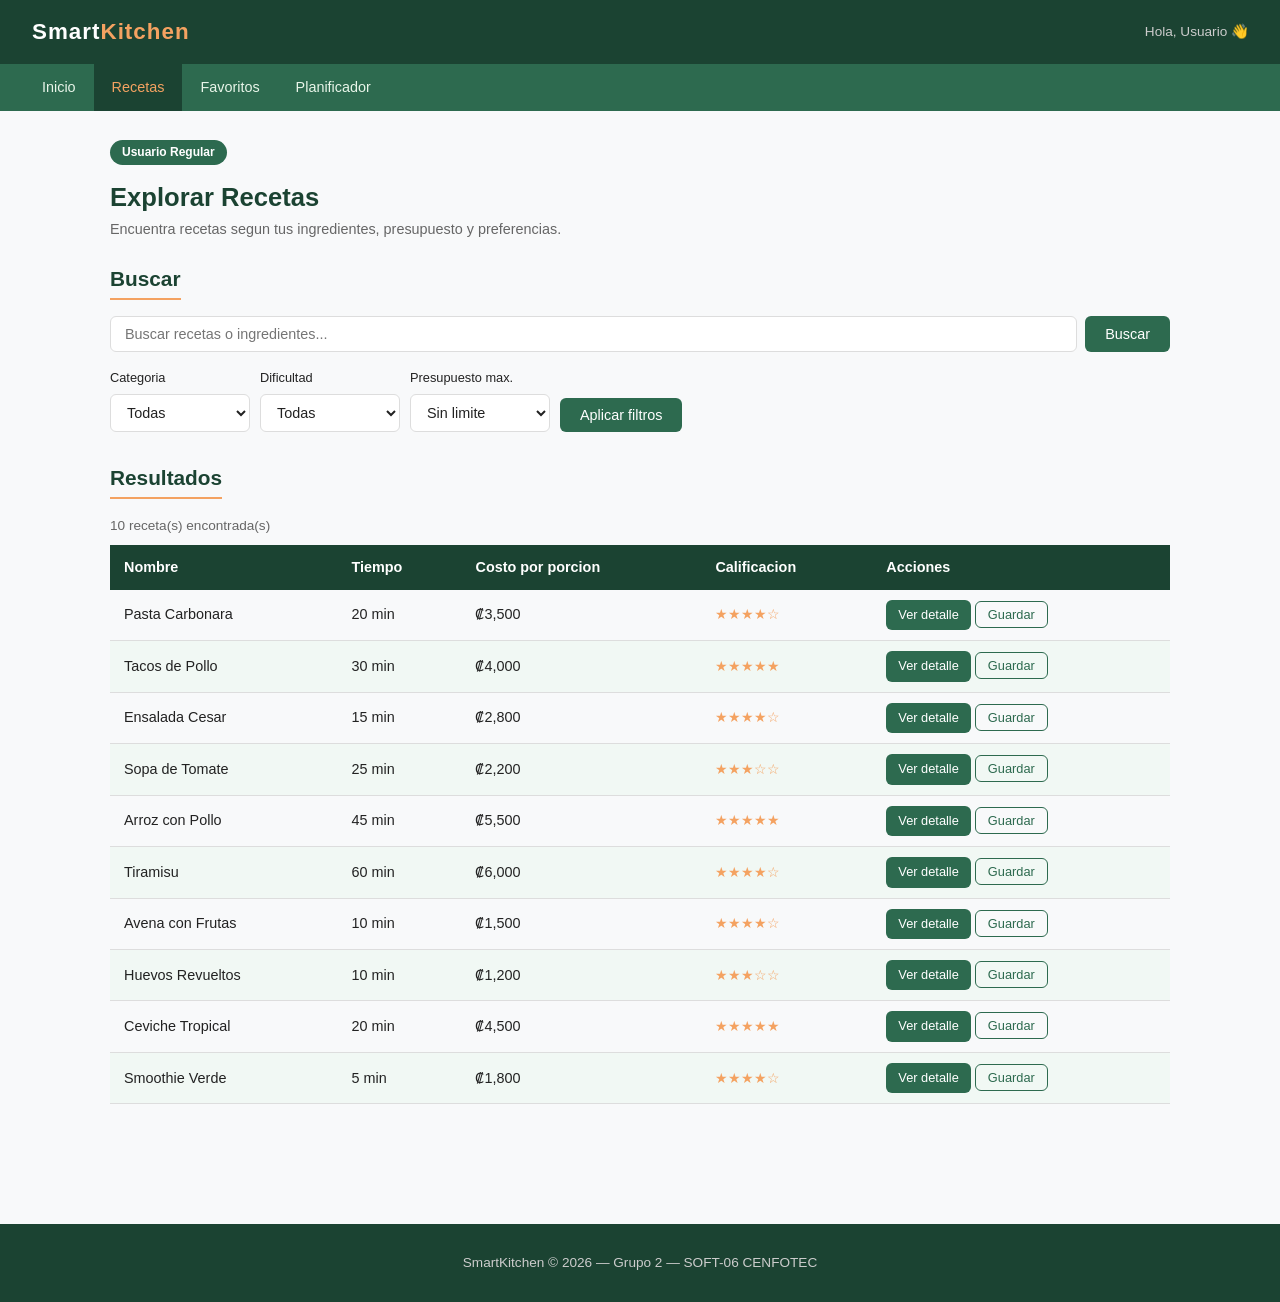
<file: src/buscar.html>
<!DOCTYPE html>
<html lang="es">
<head>
    <meta charset="UTF-8">
    <meta name="viewport" content="width=device-width, initial-scale=1.0">
    <title>SmartKitchen - Buscar Recetas</title>
    <link rel="stylesheet" href="css/base.css">
    <link rel="stylesheet" href="css/layout.css">
    <link rel="stylesheet" href="css/components.css">
</head>
<body>

    <header>
        <span class="logo">Smart<span>Kitchen</span></span>
        <span class="user-info">Hola, Usuario 👋</span>
    </header>

    <nav>
        <ul>
            <li><a href="index.html">Inicio</a></li>
            <li><a href="buscar.html" class="active">Recetas</a></li>
            <li><a href="favoritos.html">Favoritos</a></li>
            <li><a href="planificador.html">Planificador</a></li>
        </ul>
    </nav>

    <main>

        <div class="page-title">
            <span class="user-badge usuario">Usuario Regular</span>
            <h1>Explorar Recetas</h1>
            <p>Encuentra recetas segun tus ingredientes, presupuesto y preferencias.</p>
        </div>

        <section>
            <h2>Buscar</h2>
            <div class="search-bar">
                <input type="text" placeholder="Buscar recetas o ingredientes..." aria-label="Buscar recetas">
                <button class="btn btn-primary">Buscar</button>
            </div>

            <div class="filtros">
                <div class="form-group">
                    <label for="filtro-categoria">Categoria</label>
                    <select id="filtro-categoria">
                        <option value="">Todas</option>
                        <option value="desayuno">Desayuno</option>
                        <option value="almuerzo">Almuerzo</option>
                        <option value="cena">Cena</option>
                        <option value="postre">Postre</option>
                    </select>
                </div>
                <div class="form-group">
                    <label for="filtro-dificultad">Dificultad</label>
                    <select id="filtro-dificultad">
                        <option value="">Todas</option>
                        <option value="facil">Facil</option>
                        <option value="medio">Medio</option>
                        <option value="dificil">Dificil</option>
                    </select>
                </div>
                <div class="form-group">
                    <label for="filtro-presupuesto">Presupuesto max.</label>
                    <select id="filtro-presupuesto">
                        <option value="">Sin limite</option>
                        <option value="3000">₡3,000</option>
                        <option value="5000">₡5,000</option>
                        <option value="10000">₡10,000</option>
                    </select>
                </div>
                <button class="btn btn-primary">Aplicar filtros</button>
            </div>
        </section>

        <section>
            <h2>Resultados</h2>
            <div class="table-wrapper">
                <table>
                    <thead>
                        <tr>
                            <th>Nombre</th>
                            <th>Tiempo</th>
                            <th>Costo por porcion</th>
                            <th>Calificacion</th>
                            <th>Acciones</th>
                        </tr>
                    </thead>
                    <tbody>
                        <tr>
                            <td>Pasta Carbonara</td>
                            <td>20 min</td>
                            <td>₡3,500</td>
                            <td class="stars">★★★★☆</td>
                            <td>
                                <a href="detalle-receta.html" class="btn btn-primary btn-sm">Ver detalle</a>
                                <a href="favoritos.html" class="btn btn-secondary btn-sm">Guardar</a>
                            </td>
                        </tr>
                        <tr>
                            <td>Tacos de Pollo</td>
                            <td>30 min</td>
                            <td>₡4,000</td>
                            <td class="stars">★★★★★</td>
                            <td>
                                <a href="detalle-receta.html" class="btn btn-primary btn-sm">Ver detalle</a>
                                <a href="favoritos.html" class="btn btn-secondary btn-sm">Guardar</a>
                            </td>
                        </tr>
                        <tr>
                            <td>Ensalada Cesar</td>
                            <td>15 min</td>
                            <td>₡2,800</td>
                            <td class="stars">★★★★☆</td>
                            <td>
                                <a href="detalle-receta.html" class="btn btn-primary btn-sm">Ver detalle</a>
                                <a href="favoritos.html" class="btn btn-secondary btn-sm">Guardar</a>
                            </td>
                        </tr>
                        <tr>
                            <td>Sopa de Tomate</td>
                            <td>25 min</td>
                            <td>₡2,200</td>
                            <td class="stars">★★★☆☆</td>
                            <td>
                                <a href="detalle-receta.html" class="btn btn-primary btn-sm">Ver detalle</a>
                                <a href="favoritos.html" class="btn btn-secondary btn-sm">Guardar</a>
                            </td>
                        </tr>
                        <tr>
                            <td>Arroz con Pollo</td>
                            <td>45 min</td>
                            <td>₡5,500</td>
                            <td class="stars">★★★★★</td>
                            <td>
                                <a href="detalle-receta.html" class="btn btn-primary btn-sm">Ver detalle</a>
                                <a href="favoritos.html" class="btn btn-secondary btn-sm">Guardar</a>
                            </td>
                        </tr>
                        <tr>
                            <td>Tiramisu</td>
                            <td>60 min</td>
                            <td>₡6,000</td>
                            <td class="stars">★★★★☆</td>
                            <td>
                                <a href="detalle-receta.html" class="btn btn-primary btn-sm">Ver detalle</a>
                                <a href="favoritos.html" class="btn btn-secondary btn-sm">Guardar</a>
                            </td>
                        </tr>
                    </tbody>
                </table>
            </div>
        </section>

    </main>

    <footer>
        <p>SmartKitchen &copy; 2026 — Grupo 2 — SOFT-06 CENFOTEC</p>
    </footer>

    <script src="js/buscar.js"></script>
</body>
</html>
</file>
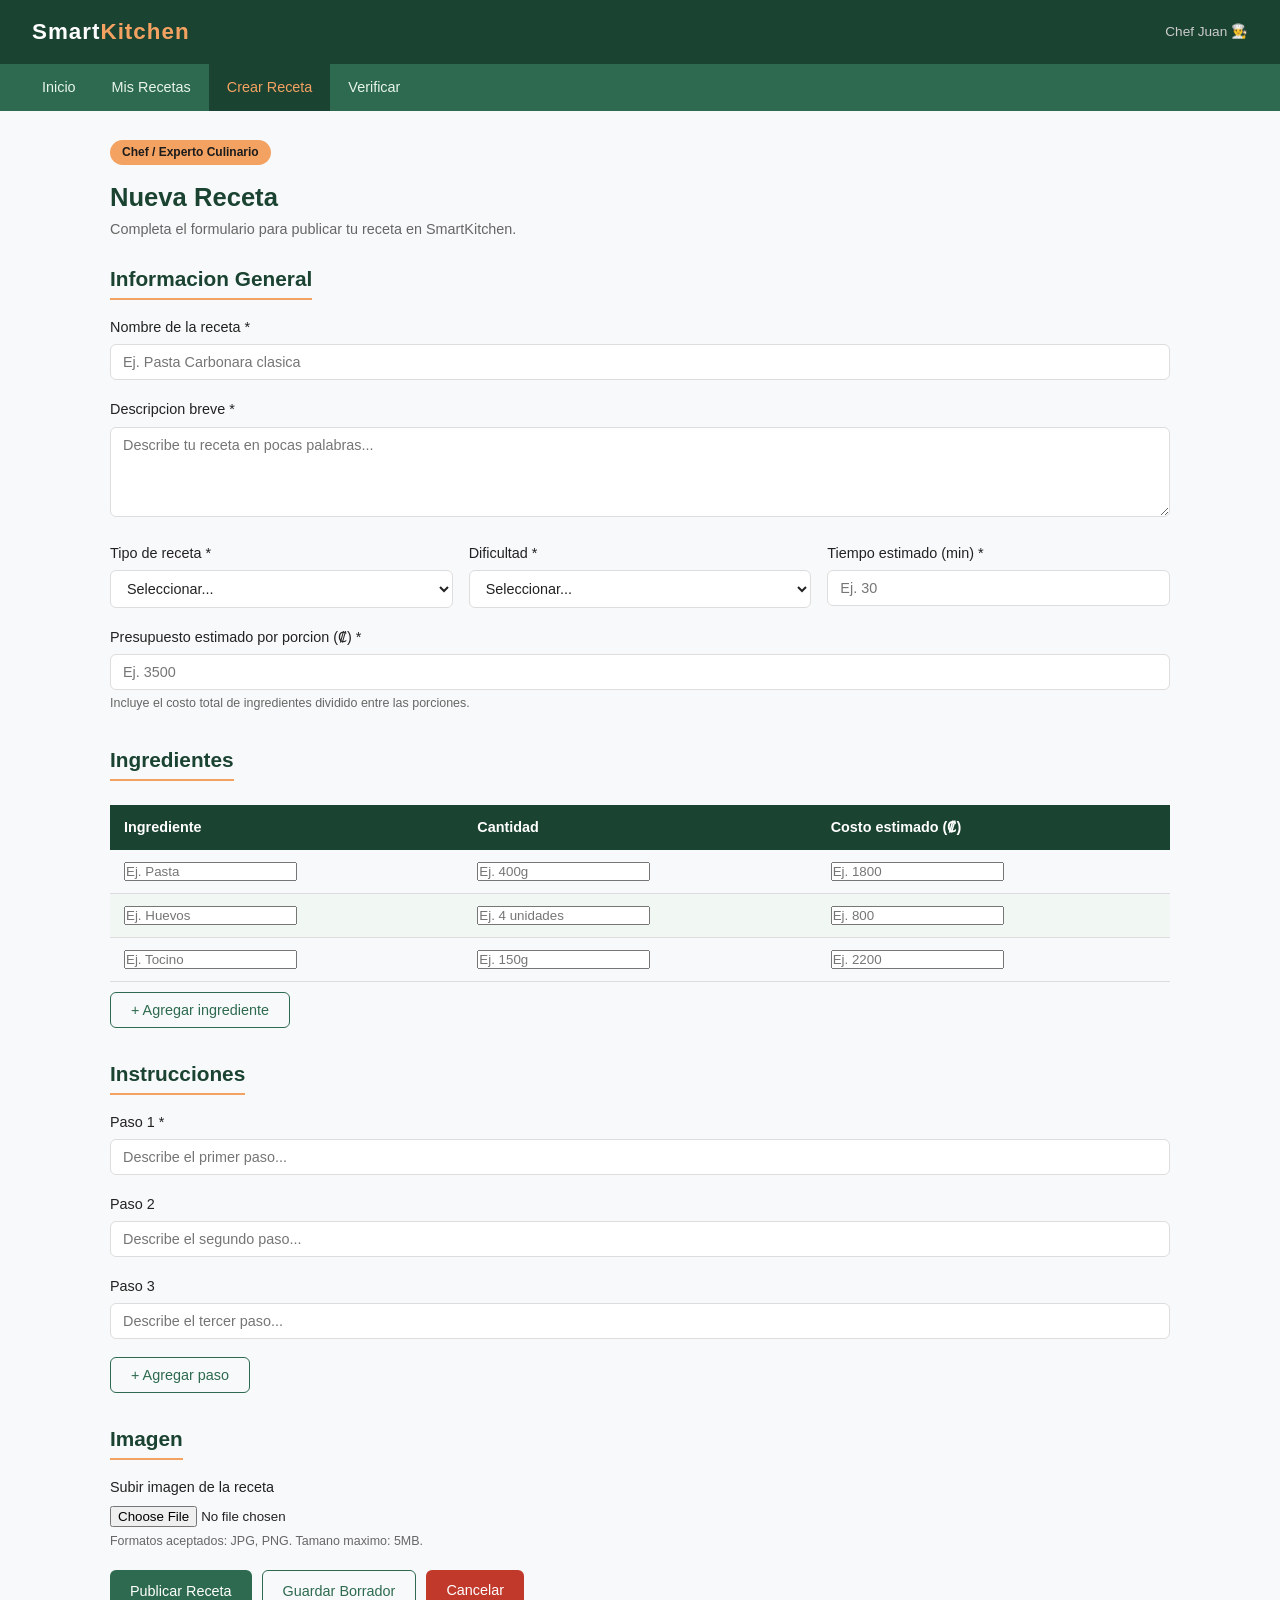
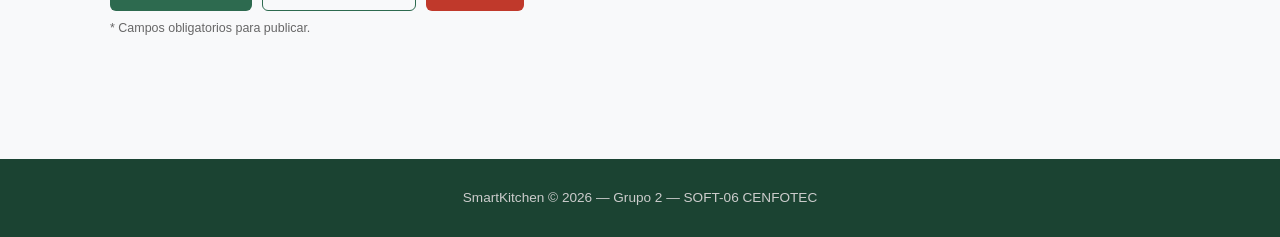
<file: src/crear-receta.html>
<!DOCTYPE html>
<html lang="es">
<head>
    <meta charset="UTF-8">
    <meta name="viewport" content="width=device-width, initial-scale=1.0">
    <title>SmartKitchen - Crear Receta</title>
    <link rel="stylesheet" href="css/base.css">
    <link rel="stylesheet" href="css/layout.css">
    <link rel="stylesheet" href="css/components.css">
</head>
<body>

    <header>
        <span class="logo">Smart<span>Kitchen</span></span>
        <span class="user-info">Chef Juan 👨‍🍳</span>
    </header>

    <nav>
        <ul>
            <li><a href="index.html">Inicio</a></li>
            <li><a href="mis-recetas.html">Mis Recetas</a></li>
            <li><a href="crear-receta.html" class="active">Crear Receta</a></li>
            <li><a href="verificar.html">Verificar</a></li>
        </ul>
    </nav>

    <main>

        <div class="page-title">
            <span class="user-badge chef">Chef / Experto Culinario</span>
            <h1>Nueva Receta</h1>
            <p>Completa el formulario para publicar tu receta en SmartKitchen.</p>
        </div>

        <section>
            <h2>Informacion General</h2>
            <form>
                <div class="form-group">
                    <label for="nombre-receta">Nombre de la receta *</label>
                    <input type="text" id="nombre-receta" name="nombre" placeholder="Ej. Pasta Carbonara clasica" required>
                </div>

                <div class="form-group">
                    <label for="descripcion">Descripcion breve *</label>
                    <textarea id="descripcion" name="descripcion" placeholder="Describe tu receta en pocas palabras..." required></textarea>
                </div>

                <div class="form-row">
                    <div class="form-group">
                        <label for="tipo">Tipo de receta *</label>
                        <select id="tipo" name="tipo" required>
                            <option value="">Seleccionar...</option>
                            <option value="desayuno">Desayuno</option>
                            <option value="almuerzo">Almuerzo</option>
                            <option value="cena">Cena</option>
                            <option value="postre">Postre</option>
                            <option value="snack">Snack</option>
                        </select>
                    </div>
                    <div class="form-group">
                        <label for="dificultad">Dificultad *</label>
                        <select id="dificultad" name="dificultad" required>
                            <option value="">Seleccionar...</option>
                            <option value="facil">Facil</option>
                            <option value="medio">Medio</option>
                            <option value="dificil">Dificil</option>
                        </select>
                    </div>
                    <div class="form-group">
                        <label for="tiempo">Tiempo estimado (min) *</label>
                        <input type="number" id="tiempo" name="tiempo" placeholder="Ej. 30" required>
                    </div>
                </div>

                <div class="form-group">
                    <label for="costo">Presupuesto estimado por porcion (₡) *</label>
                    <input type="number" id="costo" name="costo" placeholder="Ej. 3500" required>
                    <p class="form-note">Incluye el costo total de ingredientes dividido entre las porciones.</p>
                </div>
            </form>
        </section>

        <section>
            <h2>Ingredientes</h2>
            <form>
                <div class="table-wrapper">
                    <table>
                        <thead>
                            <tr>
                                <th>Ingrediente</th>
                                <th>Cantidad</th>
                                <th>Costo estimado (₡)</th>
                            </tr>
                        </thead>
                        <tbody>
                            <tr>
                                <td><input type="text" placeholder="Ej. Pasta"></td>
                                <td><input type="text" placeholder="Ej. 400g"></td>
                                <td><input type="number" placeholder="Ej. 1800"></td>
                            </tr>
                            <tr>
                                <td><input type="text" placeholder="Ej. Huevos"></td>
                                <td><input type="text" placeholder="Ej. 4 unidades"></td>
                                <td><input type="number" placeholder="Ej. 800"></td>
                            </tr>
                            <tr>
                                <td><input type="text" placeholder="Ej. Tocino"></td>
                                <td><input type="text" placeholder="Ej. 150g"></td>
                                <td><input type="number" placeholder="Ej. 2200"></td>
                            </tr>
                        </tbody>
                    </table>
                </div>
                <button type="button" class="btn btn-secondary" style="margin-top: 10px;">+ Agregar ingrediente</button>
            </form>
        </section>

        <section>
            <h2>Instrucciones</h2>
            <form>
                <div class="form-group">
                    <label for="paso1">Paso 1 *</label>
                    <input type="text" id="paso1" placeholder="Describe el primer paso...">
                </div>
                <div class="form-group">
                    <label for="paso2">Paso 2</label>
                    <input type="text" id="paso2" placeholder="Describe el segundo paso...">
                </div>
                <div class="form-group">
                    <label for="paso3">Paso 3</label>
                    <input type="text" id="paso3" placeholder="Describe el tercer paso...">
                </div>
                <button type="button" class="btn btn-secondary">+ Agregar paso</button>
            </form>
        </section>

        <section>
            <h2>Imagen</h2>
            <form>
                <div class="form-group">
                    <label for="imagen">Subir imagen de la receta</label>
                    <input type="file" id="imagen" name="imagen" accept="image/*">
                    <p class="form-note">Formatos aceptados: JPG, PNG. Tamano maximo: 5MB.</p>
                </div>

                <div class="btn-group">
                    <button type="submit" class="btn btn-primary">Publicar Receta</button>
                    <button type="button" class="btn btn-secondary">Guardar Borrador</button>
                    <a href="mis-recetas.html" class="btn btn-danger">Cancelar</a>
                </div>
                <p class="form-note" style="margin-top: 8px;">* Campos obligatorios para publicar.</p>
            </form>
        </section>

    </main>

    <footer>
        <p>SmartKitchen &copy; 2026 — Grupo 2 — SOFT-06 CENFOTEC</p>
    </footer>

    <script src="js/crear-receta.js"></script>
</body>
</html>
</file>
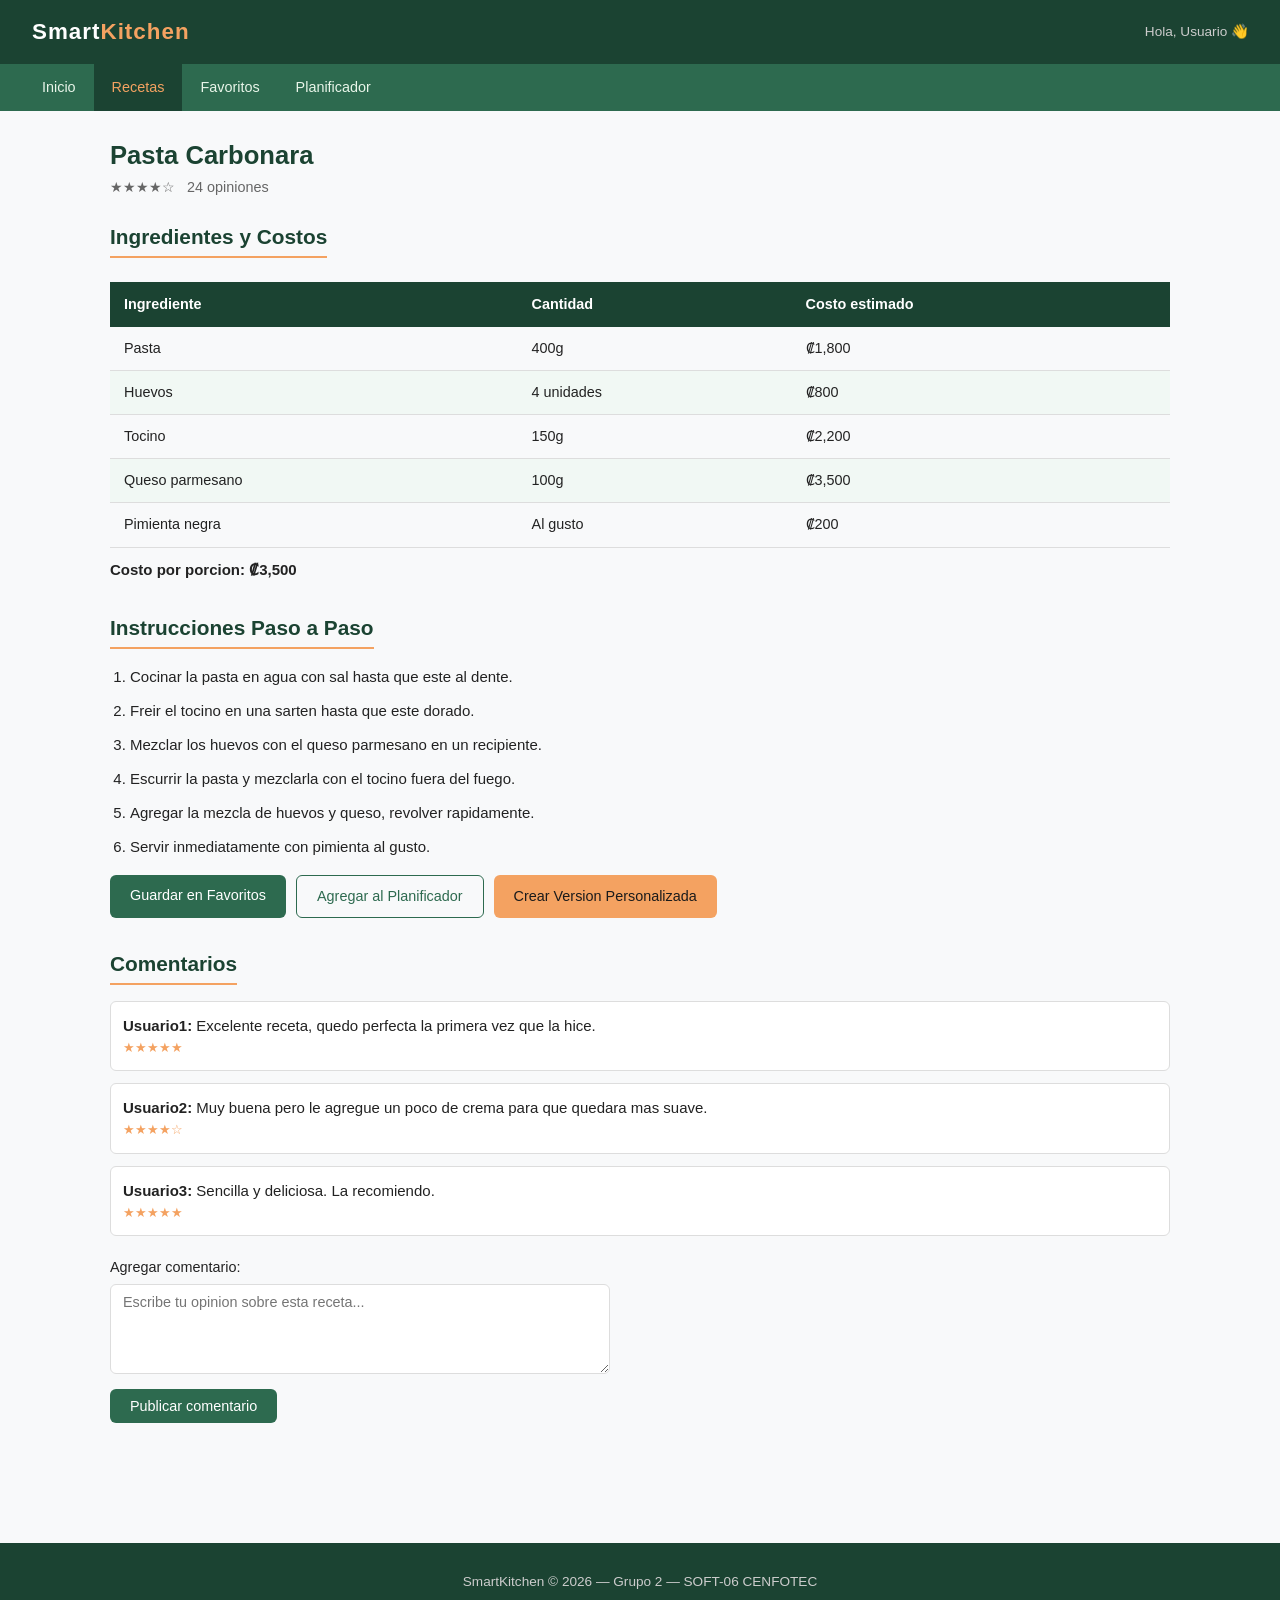
<file: src/detalle-receta.html>
<!DOCTYPE html>
<html lang="es">
<head>
    <meta charset="UTF-8">
    <meta name="viewport" content="width=device-width, initial-scale=1.0">
    <title>SmartKitchen - Detalle de Receta</title>
    <link rel="stylesheet" href="css/base.css">
    <link rel="stylesheet" href="css/layout.css">
    <link rel="stylesheet" href="css/components.css">
</head>
<body>

    <header>
        <span class="logo">Smart<span>Kitchen</span></span>
        <span class="user-info">Hola, Usuario 👋</span>
    </header>

    <nav>
        <ul>
            <li><a href="index.html">Inicio</a></li>
            <li><a href="buscar.html" class="active">Recetas</a></li>
            <li><a href="favoritos.html">Favoritos</a></li>
            <li><a href="planificador.html">Planificador</a></li>
        </ul>
    </nav>

    <main>

        <div class="page-title">
            <h1>Pasta Carbonara</h1>
            <p class="stars">★★★★☆ &nbsp; 24 opiniones</p>
        </div>

        <section>
            <h2>Ingredientes y Costos</h2>
            <div class="table-wrapper">
                <table>
                    <thead>
                        <tr>
                            <th>Ingrediente</th>
                            <th>Cantidad</th>
                            <th>Costo estimado</th>
                        </tr>
                    </thead>
                    <tbody>
                        <tr>
                            <td>Pasta</td>
                            <td>400g</td>
                            <td>₡1,800</td>
                        </tr>
                        <tr>
                            <td>Huevos</td>
                            <td>4 unidades</td>
                            <td>₡800</td>
                        </tr>
                        <tr>
                            <td>Tocino</td>
                            <td>150g</td>
                            <td>₡2,200</td>
                        </tr>
                        <tr>
                            <td>Queso parmesano</td>
                            <td>100g</td>
                            <td>₡3,500</td>
                        </tr>
                        <tr>
                            <td>Pimienta negra</td>
                            <td>Al gusto</td>
                            <td>₡200</td>
                        </tr>
                    </tbody>
                </table>
            </div>
            <p style="margin-top: 10px; font-weight: 600;">Costo por porcion: ₡3,500</p>
        </section>

        <section>
            <h2>Instrucciones Paso a Paso</h2>
            <ol style="padding-left: 20px; color: var(--color-text);">
                <li style="margin-bottom: 10px;">Cocinar la pasta en agua con sal hasta que este al dente.</li>
                <li style="margin-bottom: 10px;">Freir el tocino en una sarten hasta que este dorado.</li>
                <li style="margin-bottom: 10px;">Mezclar los huevos con el queso parmesano en un recipiente.</li>
                <li style="margin-bottom: 10px;">Escurrir la pasta y mezclarla con el tocino fuera del fuego.</li>
                <li style="margin-bottom: 10px;">Agregar la mezcla de huevos y queso, revolver rapidamente.</li>
                <li style="margin-bottom: 10px;">Servir inmediatamente con pimienta al gusto.</li>
            </ol>

            <div class="btn-group">
                <a href="favoritos.html" class="btn btn-primary">Guardar en Favoritos</a>
                <a href="planificador.html" class="btn btn-secondary">Agregar al Planificador</a>
                <button class="btn btn-accent">Crear Version Personalizada</button>
            </div>
        </section>

        <section>
            <h2>Comentarios</h2>
            <div style="display: flex; flex-direction: column; gap: 12px; margin-bottom: 20px;">
                <article style="background: var(--color-white); border: 1px solid var(--color-border); border-radius: var(--radius); padding: 12px;">
                    <p><strong>Usuario1:</strong> Excelente receta, quedo perfecta la primera vez que la hice.</p>
                    <p class="stars" style="font-size: 0.8rem;">★★★★★</p>
                </article>
                <article style="background: var(--color-white); border: 1px solid var(--color-border); border-radius: var(--radius); padding: 12px;">
                    <p><strong>Usuario2:</strong> Muy buena pero le agregue un poco de crema para que quedara mas suave.</p>
                    <p class="stars" style="font-size: 0.8rem;">★★★★☆</p>
                </article>
                <article style="background: var(--color-white); border: 1px solid var(--color-border); border-radius: var(--radius); padding: 12px;">
                    <p><strong>Usuario3:</strong> Sencilla y deliciosa. La recomiendo.</p>
                    <p class="stars" style="font-size: 0.8rem;">★★★★★</p>
                </article>
            </div>

            <div class="form-group" style="max-width: 500px;">
                <label for="nuevo-comentario">Agregar comentario:</label>
                <textarea id="nuevo-comentario" placeholder="Escribe tu opinion sobre esta receta..."></textarea>
                <button class="btn btn-primary" style="margin-top: 8px;">Publicar comentario</button>
            </div>
        </section>

    </main>

    <footer>
        <p>SmartKitchen &copy; 2026 — Grupo 2 — SOFT-06 CENFOTEC</p>
    </footer>

    <script src="js/detalle-receta.js"></script>
</body>
</html>
</file>
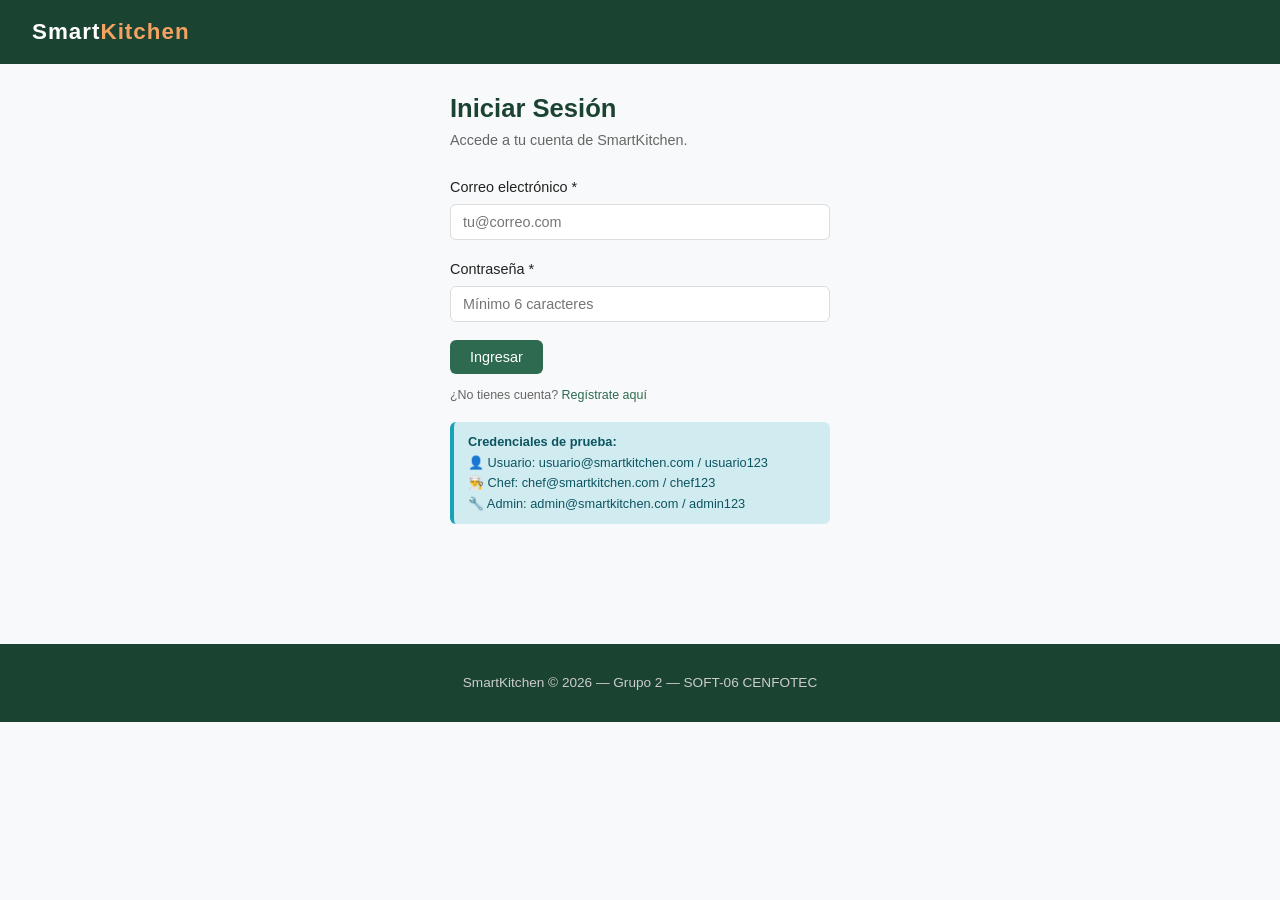
<file: src/login.html>
<!DOCTYPE html>
<html lang="es">
<head>
    <meta charset="UTF-8">
    <meta name="viewport" content="width=device-width, initial-scale=1.0">
    <title>SmartKitchen - Iniciar Sesión</title>
    <link rel="stylesheet" href="css/base.css">
    <link rel="stylesheet" href="css/layout.css">
    <link rel="stylesheet" href="css/components.css">
</head>
<body>

    <header>
        <span class="logo">Smart<span>Kitchen</span></span>
    </header>

    <main style="max-width: 420px;">

        <div class="page-title">
            <h1>Iniciar Sesión</h1>
            <p>Accede a tu cuenta de SmartKitchen.</p>
        </div>

        <section>
            <form id="form-login">

                <div class="form-group">
                    <label for="correo-login">Correo electrónico *</label>
                    <input type="email" id="correo-login" name="correo"
                           placeholder="tu@correo.com" required>
                </div>

                <div class="form-group">
                    <label for="password-login">Contraseña *</label>
                    <input type="password" id="password-login" name="password"
                           placeholder="Mínimo 6 caracteres" required>
                </div>

                <div class="btn-group">
                    <button type="submit" class="btn btn-primary">Ingresar</button>
                </div>

                <p class="form-note" style="margin-top: 12px;">
                    ¿No tienes cuenta? <a href="#">Regístrate aquí</a>
                </p>

            </form>
        </section>

    </main>

    <footer>
        <p>SmartKitchen &copy; 2026 — Grupo 2 — SOFT-06 CENFOTEC</p>
    </footer>

    <script src="js/login.js"></script>
</body>
</html>
</file>
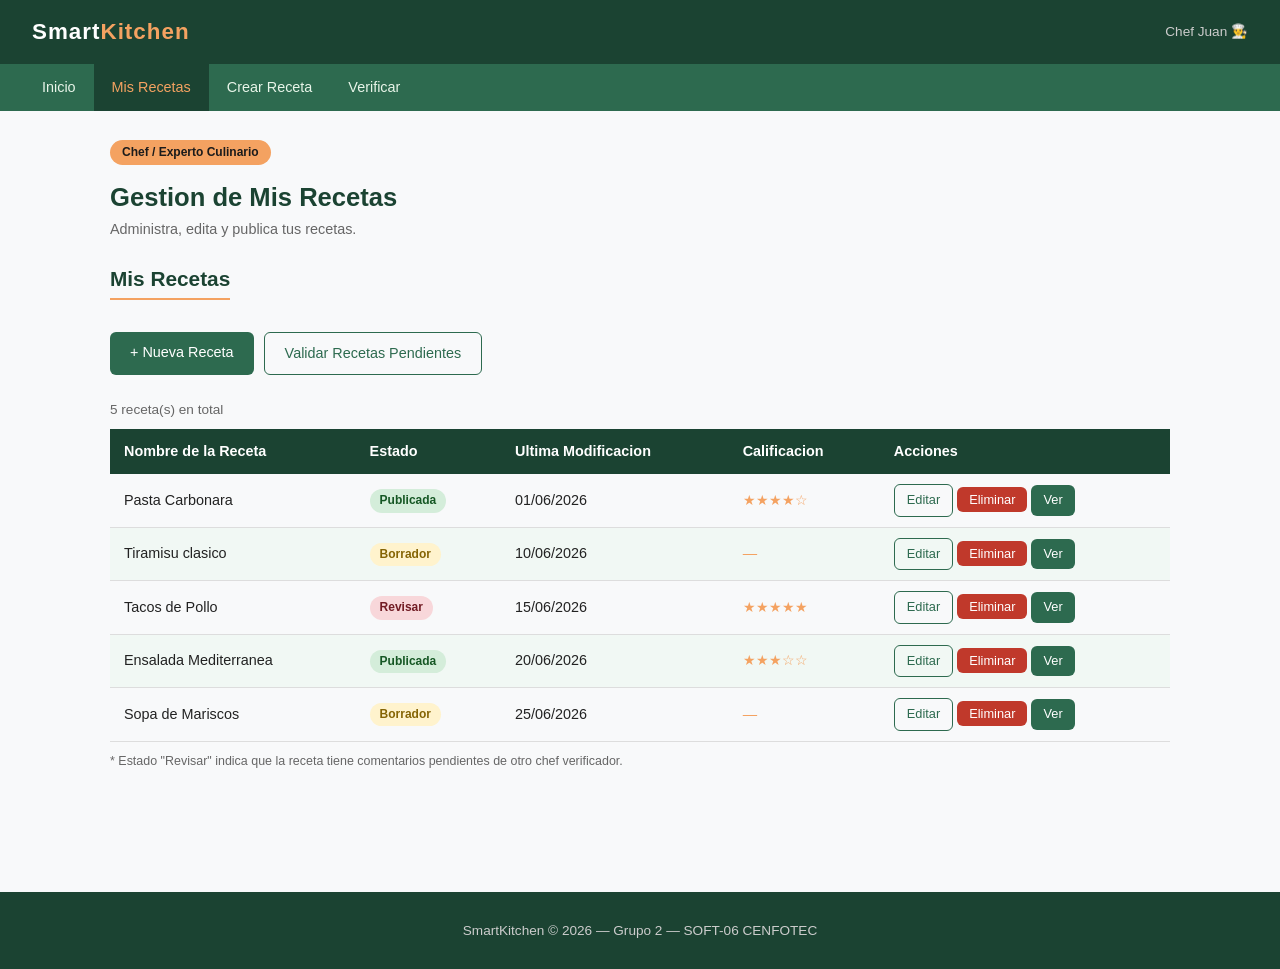
<file: src/mis-recetas.html>
<!DOCTYPE html>
<html lang="es">
<head>
    <meta charset="UTF-8">
    <meta name="viewport" content="width=device-width, initial-scale=1.0">
    <title>SmartKitchen - Mis Recetas</title>
    <link rel="stylesheet" href="css/base.css">
    <link rel="stylesheet" href="css/layout.css">
    <link rel="stylesheet" href="css/components.css">
</head>
<body>

    <header>
        <span class="logo">Smart<span>Kitchen</span></span>
        <span class="user-info">Chef Juan 👨‍🍳</span>
    </header>

    <nav>
        <ul>
            <li><a href="index.html">Inicio</a></li>
            <li><a href="mis-recetas.html" class="active">Mis Recetas</a></li>
            <li><a href="crear-receta.html">Crear Receta</a></li>
            <li><a href="verificar.html">Verificar</a></li>
        </ul>
    </nav>

    <main>

        <div class="page-title">
            <span class="user-badge chef">Chef / Experto Culinario</span>
            <h1>Gestion de Mis Recetas</h1>
            <p>Administra, edita y publica tus recetas.</p>
        </div>

        <section>
            <h2>Mis Recetas</h2>
            <div class="btn-group">
                <a href="crear-receta.html" class="btn btn-primary">+ Nueva Receta</a>
                <a href="verificar.html" class="btn btn-secondary">Validar Recetas Pendientes</a>
            </div>
            <br>
            <div class="table-wrapper">
                <table>
                    <thead>
                        <tr>
                            <th>Nombre de la Receta</th>
                            <th>Estado</th>
                            <th>Ultima Modificacion</th>
                            <th>Calificacion</th>
                            <th>Acciones</th>
                        </tr>
                    </thead>
                    <tbody>
                        <tr>
                            <td>Pasta Carbonara</td>
                            <td><span class="status-badge status-publicada">Publicada</span></td>
                            <td>01/06/2026</td>
                            <td class="stars">★★★★☆</td>
                            <td>
                                <a href="crear-receta.html" class="btn btn-secondary btn-sm">Editar</a>
                                <button class="btn btn-danger btn-sm">Eliminar</button>
                                <a href="detalle-receta.html" class="btn btn-primary btn-sm">Ver</a>
                            </td>
                        </tr>
                        <tr>
                            <td>Tiramisu clasico</td>
                            <td><span class="status-badge status-borrador">Borrador</span></td>
                            <td>10/06/2026</td>
                            <td class="stars">—</td>
                            <td>
                                <a href="crear-receta.html" class="btn btn-secondary btn-sm">Editar</a>
                                <button class="btn btn-danger btn-sm">Eliminar</button>
                                <a href="detalle-receta.html" class="btn btn-primary btn-sm">Ver</a>
                            </td>
                        </tr>
                        <tr>
                            <td>Tacos de Pollo</td>
                            <td><span class="status-badge status-revisar">Revisar</span></td>
                            <td>15/06/2026</td>
                            <td class="stars">★★★★★</td>
                            <td>
                                <a href="crear-receta.html" class="btn btn-secondary btn-sm">Editar</a>
                                <button class="btn btn-danger btn-sm">Eliminar</button>
                                <a href="detalle-receta.html" class="btn btn-primary btn-sm">Ver</a>
                            </td>
                        </tr>
                        <tr>
                            <td>Ensalada Mediterranea</td>
                            <td><span class="status-badge status-publicada">Publicada</span></td>
                            <td>20/06/2026</td>
                            <td class="stars">★★★☆☆</td>
                            <td>
                                <a href="crear-receta.html" class="btn btn-secondary btn-sm">Editar</a>
                                <button class="btn btn-danger btn-sm">Eliminar</button>
                                <a href="detalle-receta.html" class="btn btn-primary btn-sm">Ver</a>
                            </td>
                        </tr>
                        <tr>
                            <td>Sopa de Mariscos</td>
                            <td><span class="status-badge status-borrador">Borrador</span></td>
                            <td>25/06/2026</td>
                            <td class="stars">—</td>
                            <td>
                                <a href="crear-receta.html" class="btn btn-secondary btn-sm">Editar</a>
                                <button class="btn btn-danger btn-sm">Eliminar</button>
                                <a href="detalle-receta.html" class="btn btn-primary btn-sm">Ver</a>
                            </td>
                        </tr>
                    </tbody>
                </table>
            </div>
            <p class="form-note" style="margin-top: 10px;">* Estado "Revisar" indica que la receta tiene comentarios pendientes de otro chef verificador.</p>
        </section>

    </main>

    <footer>
        <p>SmartKitchen &copy; 2026 — Grupo 2 — SOFT-06 CENFOTEC</p>
    </footer>

    <script src="js/mis-recetas.js"></script>
</body>
</html>
</file>
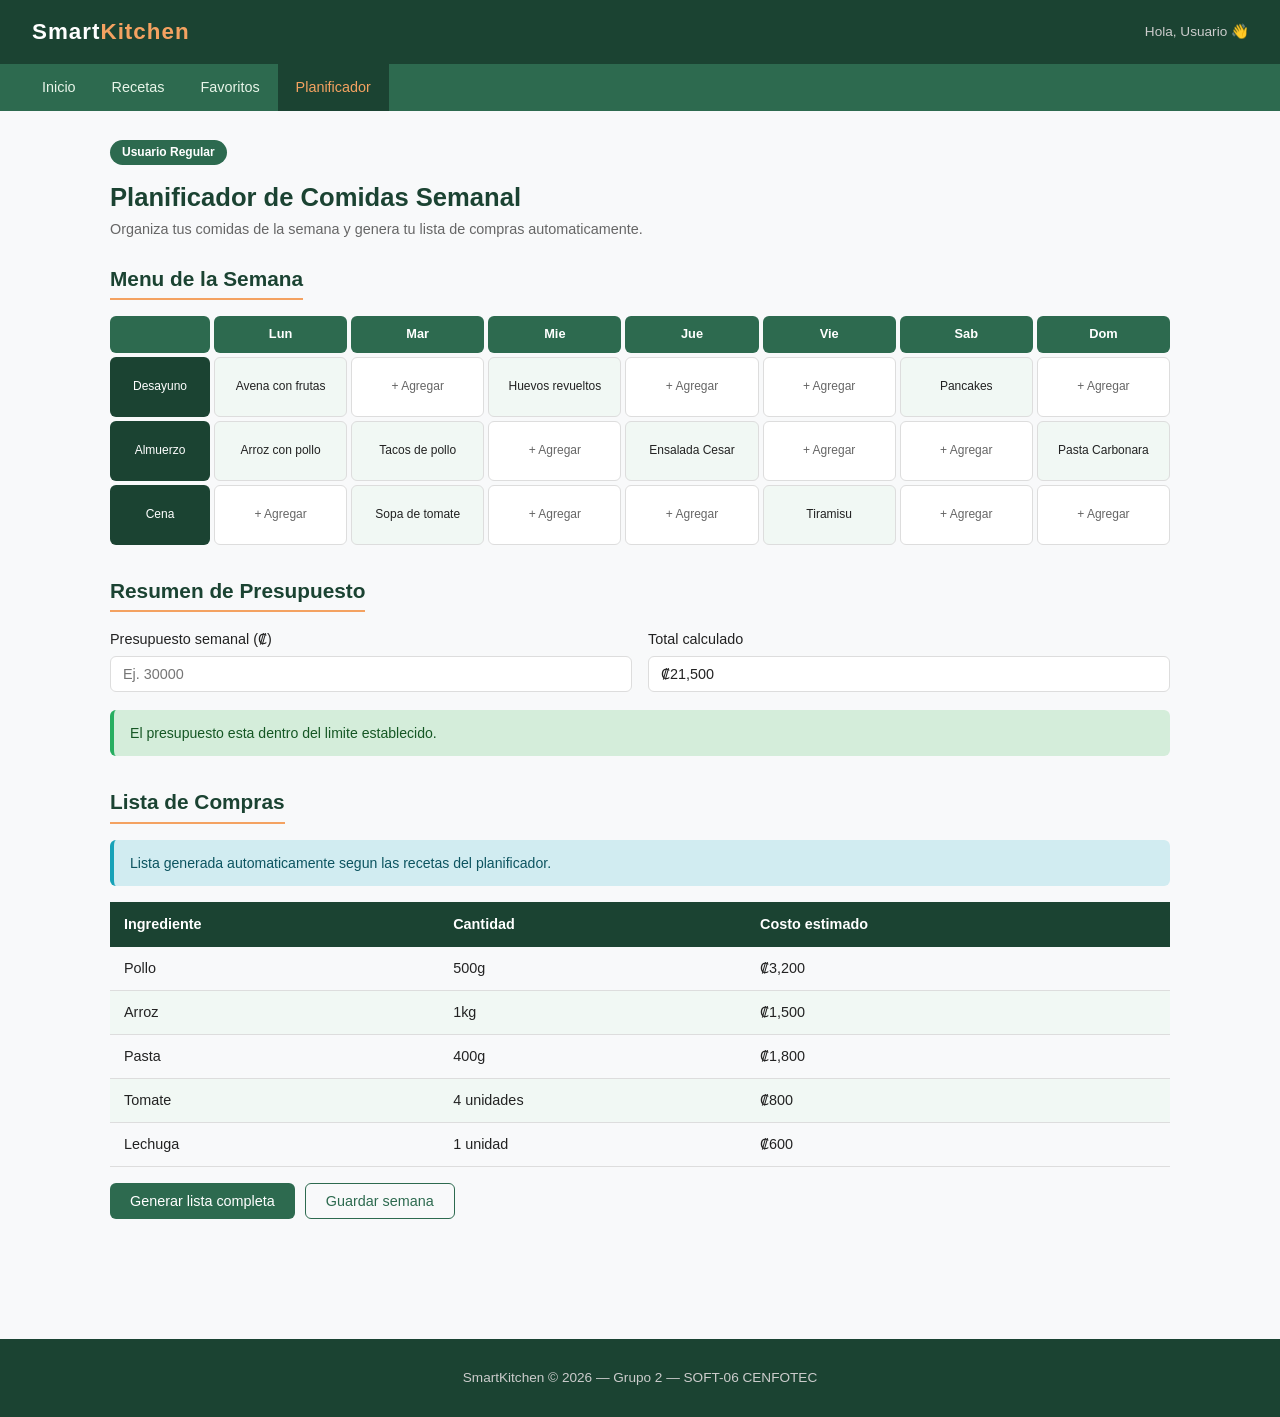
<file: src/planificador.html>
<!DOCTYPE html>
<html lang="es">
<head>
    <meta charset="UTF-8">
    <meta name="viewport" content="width=device-width, initial-scale=1.0">
    <title>SmartKitchen - Planificador</title>
    <link rel="stylesheet" href="css/base.css">
    <link rel="stylesheet" href="css/layout.css">
    <link rel="stylesheet" href="css/components.css">
</head>
<body>

    <header>
        <span class="logo">Smart<span>Kitchen</span></span>
        <span class="user-info">Hola, Usuario 👋</span>
    </header>

    <nav>
        <ul>
            <li><a href="index.html">Inicio</a></li>
            <li><a href="buscar.html">Recetas</a></li>
            <li><a href="favoritos.html">Favoritos</a></li>
            <li><a href="planificador.html" class="active">Planificador</a></li>
        </ul>
    </nav>

    <main>

        <div class="page-title">
            <span class="user-badge usuario">Usuario Regular</span>
            <h1>Planificador de Comidas Semanal</h1>
            <p>Organiza tus comidas de la semana y genera tu lista de compras automaticamente.</p>
        </div>

        <section>
            <h2>Menu de la Semana</h2>
            <div class="planificador-grid">

                <div class="plan-header"></div>
                <div class="plan-header">Lun</div>
                <div class="plan-header">Mar</div>
                <div class="plan-header">Mie</div>
                <div class="plan-header">Jue</div>
                <div class="plan-header">Vie</div>
                <div class="plan-header">Sab</div>
                <div class="plan-header">Dom</div>

                <div class="plan-meal-label">Desayuno</div>
                <div class="plan-cell filled">Avena con frutas</div>
                <div class="plan-cell">+ Agregar</div>
                <div class="plan-cell filled">Huevos revueltos</div>
                <div class="plan-cell">+ Agregar</div>
                <div class="plan-cell">+ Agregar</div>
                <div class="plan-cell filled">Pancakes</div>
                <div class="plan-cell">+ Agregar</div>

                <div class="plan-meal-label">Almuerzo</div>
                <div class="plan-cell filled">Arroz con pollo</div>
                <div class="plan-cell filled">Tacos de pollo</div>
                <div class="plan-cell">+ Agregar</div>
                <div class="plan-cell filled">Ensalada Cesar</div>
                <div class="plan-cell">+ Agregar</div>
                <div class="plan-cell">+ Agregar</div>
                <div class="plan-cell filled">Pasta Carbonara</div>

                <div class="plan-meal-label">Cena</div>
                <div class="plan-cell">+ Agregar</div>
                <div class="plan-cell filled">Sopa de tomate</div>
                <div class="plan-cell">+ Agregar</div>
                <div class="plan-cell">+ Agregar</div>
                <div class="plan-cell filled">Tiramisu</div>
                <div class="plan-cell">+ Agregar</div>
                <div class="plan-cell">+ Agregar</div>

            </div>
        </section>

        <section>
            <h2>Resumen de Presupuesto</h2>
            <div class="form-row">
                <div class="form-group">
                    <label for="presupuesto">Presupuesto semanal (₡)</label>
                    <input type="number" id="presupuesto" placeholder="Ej. 30000">
                </div>
                <div class="form-group">
                    <label>Total calculado</label>
                    <input type="text" value="₡21,500" readonly>
                </div>
            </div>
            <div class="alert alert-success">
                El presupuesto esta dentro del limite establecido.
            </div>
        </section>

        <section>
            <h2>Lista de Compras</h2>
            <div class="alert alert-info">
                Lista generada automaticamente segun las recetas del planificador.
            </div>
            <div class="table-wrapper">
                <table>
                    <thead>
                        <tr>
                            <th>Ingrediente</th>
                            <th>Cantidad</th>
                            <th>Costo estimado</th>
                        </tr>
                    </thead>
                    <tbody>
                        <tr>
                            <td>Pollo</td>
                            <td>500g</td>
                            <td>₡3,200</td>
                        </tr>
                        <tr>
                            <td>Arroz</td>
                            <td>1kg</td>
                            <td>₡1,500</td>
                        </tr>
                        <tr>
                            <td>Pasta</td>
                            <td>400g</td>
                            <td>₡1,800</td>
                        </tr>
                        <tr>
                            <td>Tomate</td>
                            <td>4 unidades</td>
                            <td>₡800</td>
                        </tr>
                        <tr>
                            <td>Lechuga</td>
                            <td>1 unidad</td>
                            <td>₡600</td>
                        </tr>
                    </tbody>
                </table>
            </div>
            <div class="btn-group">
                <button class="btn btn-primary">Generar lista completa</button>
                <button class="btn btn-secondary">Guardar semana</button>
            </div>
        </section>

    </main>

    <footer>
        <p>SmartKitchen &copy; 2026 — Grupo 2 — SOFT-06 CENFOTEC</p>
    </footer>

    <script src="js/planificador.js"></script>
</body>
</html>
</file>
<file: src/css/base.css>
/* base.css - variables, reset y tipografia */

:root {
    --color-primary: #2d6a4f;
    --color-primary-dark: #1b4332;
    --color-accent: #f4a261;
    --color-accent-dark: #e76f51;
    --color-bg: #f8f9fa;
    --color-white: #ffffff;
    --color-text: #222222;
    --color-text-light: #666666;
    --color-border: #dddddd;
    --color-error: #c0392b;
    --color-success: #27ae60;

    --font-main: 'Segoe UI', Arial, sans-serif;
    --radius: 6px;
    --shadow: 0 2px 8px rgba(0, 0, 0, 0.08);
    --transition: 0.2s ease;
}

* {
    box-sizing: border-box;
    margin: 0;
    padding: 0;
}

body {
    font-family: var(--font-main);
    background-color: var(--color-bg);
    color: var(--color-text);
    line-height: 1.6;
    font-size: 15px;
}

a {
    color: var(--color-primary);
    text-decoration: none;
}

a:hover {
    color: var(--color-accent-dark);
}

a:focus {
    outline: 2px solid var(--color-accent);
    outline-offset: 2px;
}

img {
    max-width: 100%;
    display: block;
}

ul {
    list-style: none;
}

h1, h2, h3, h4 {
    line-height: 1.3;
    color: var(--color-primary-dark);
}
</file>
<file: src/css/layout.css>
/* layout.css - header, nav, footer y estructura de paginas */

/* ── HEADER ── */
header {
    background-color: var(--color-primary-dark);
    color: var(--color-white);
    padding: 14px 32px;
    display: flex;
    align-items: center;
    justify-content: space-between;
}

header .logo {
    font-size: 1.4rem;
    font-weight: bold;
    color: var(--color-white);
    letter-spacing: 1px;
}

header .logo span {
    color: var(--color-accent);
}

header .user-info {
    font-size: 0.85rem;
    color: #ccc;
}

/* ── NAV ── */
nav {
    background-color: var(--color-primary);
    position: sticky;
    top: 0;
    z-index: 100;
}

nav ul {
    display: flex;
    flex-wrap: wrap;
    padding: 0 24px;
}

nav ul li a {
    display: block;
    color: #e8f5e9;
    padding: 12px 18px;
    font-size: 0.9rem;
    font-weight: 500;
    transition: background-color var(--transition), color var(--transition);
}

nav ul li a:hover,
nav ul li a.active {
    background-color: var(--color-primary-dark);
    color: var(--color-accent);
}

nav ul li a:focus {
    outline: 2px solid var(--color-accent);
    outline-offset: -2px;
}

/* ── MAIN ── */
main {
    max-width: 1100px;
    margin: 0 auto;
    padding: 28px 20px 48px;
}

/* ── SECTION ── */
section {
    margin-bottom: 32px;
}

section h2 {
    font-size: 1.3rem;
    margin-bottom: 16px;
    padding-bottom: 6px;
    border-bottom: 2px solid var(--color-accent);
    display: inline-block;
}

/* ── FOOTER ── */
footer {
    background-color: var(--color-primary-dark);
    color: #ccc;
    padding: 28px 32px;
    text-align: center;
    font-size: 0.85rem;
    margin-top: 40px;
}

footer a {
    color: var(--color-accent);
}

/* ── PAGE TITLE ── */
.page-title {
    margin-bottom: 24px;
}

.page-title h1 {
    font-size: 1.6rem;
    color: var(--color-primary-dark);
}

.page-title p {
    color: var(--color-text-light);
    margin-top: 4px;
    font-size: 0.9rem;
}

/* ── BADGE DE USUARIO ── */
.user-badge {
    display: inline-block;
    padding: 3px 12px;
    border-radius: 20px;
    font-size: 0.75rem;
    font-weight: bold;
    margin-bottom: 16px;
}

.user-badge.chef {
    background-color: #f4a261;
    color: #1b1b1b;
}

.user-badge.usuario {
    background-color: #2d6a4f;
    color: #ffffff;
}

/* ── RESPONSIVE ── */
@media (max-width: 768px) {
    header {
        flex-direction: column;
        align-items: flex-start;
        gap: 6px;
        padding: 12px 16px;
    }

    nav ul {
        flex-direction: column;
        padding: 0;
    }

    nav ul li a {
        padding: 10px 16px;
        border-bottom: 1px solid rgba(255,255,255,0.08);
    }

    main {
        padding: 16px 12px 32px;
    }
}
</file>
<file: src/css/components.css>
/* components.css - botones, cards, formularios, tablas */

/* ── BOTONES ── */
.btn {
    display: inline-block;
    padding: 9px 20px;
    border-radius: var(--radius);
    font-size: 0.9rem;
    font-weight: 500;
    cursor: pointer;
    border: none;
    transition: background-color var(--transition), opacity var(--transition);
    text-align: center;
}

.btn:focus {
    outline: 2px solid var(--color-accent);
    outline-offset: 2px;
}

.btn-primary {
    background-color: var(--color-primary);
    color: var(--color-white);
}

.btn-primary:hover {
    background-color: var(--color-primary-dark);
    color: var(--color-white);
}

.btn-secondary {
    background-color: transparent;
    color: var(--color-primary);
    border: 1px solid var(--color-primary);
}

.btn-secondary:hover {
    background-color: var(--color-primary);
    color: var(--color-white);
}

.btn-accent {
    background-color: var(--color-accent);
    color: #1b1b1b;
}

.btn-accent:hover {
    background-color: var(--color-accent-dark);
    color: var(--color-white);
}

.btn-danger {
    background-color: var(--color-error);
    color: var(--color-white);
}

.btn-danger:hover {
    opacity: 0.85;
}

.btn-sm {
    padding: 5px 12px;
    font-size: 0.8rem;
}

.btn-group {
    display: flex;
    gap: 10px;
    flex-wrap: wrap;
    margin-top: 16px;
}

/* ── CARDS ── */
.cards-grid {
    display: grid;
    grid-template-columns: repeat(auto-fill, minmax(220px, 1fr));
    gap: 20px;
}

.card {
    background-color: var(--color-white);
    border-radius: var(--radius);
    box-shadow: var(--shadow);
    overflow: hidden;
    transition: box-shadow var(--transition);
}

.card:hover {
    box-shadow: 0 4px 16px rgba(0,0,0,0.13);
}

.card img {
    width: 100%;
    height: 150px;
    object-fit: cover;
    background-color: #e0e0e0;
}

.card-img-placeholder {
    width: 100%;
    height: 150px;
    background-color: #e8f5e9;
    display: flex;
    align-items: center;
    justify-content: center;
    color: var(--color-text-light);
    font-size: 0.8rem;
}

.card-body {
    padding: 14px 16px;
}

.card-body h3 {
    font-size: 1rem;
    margin-bottom: 6px;
    color: var(--color-primary-dark);
}

.card-body p {
    font-size: 0.85rem;
    color: var(--color-text-light);
    margin-bottom: 4px;
}

.card-body .card-actions {
    margin-top: 12px;
    display: flex;
    gap: 8px;
}

.card-meta {
    display: flex;
    gap: 12px;
    font-size: 0.8rem;
    color: var(--color-text-light);
    margin-bottom: 8px;
}

/* ── FORMULARIOS ── */
.form-group {
    margin-bottom: 18px;
}

.form-group label {
    display: block;
    font-size: 0.9rem;
    font-weight: 500;
    margin-bottom: 5px;
    color: var(--color-text);
}

.form-group input[type="text"],
.form-group input[type="number"],
.form-group input[type="email"],
.form-group input[type="date"],
.form-group input[type="password"],
.form-group select,
.form-group textarea {
    width: 100%;
    padding: 9px 12px;
    border: 1px solid var(--color-border);
    border-radius: var(--radius);
    font-size: 0.9rem;
    font-family: var(--font-main);
    color: var(--color-text);
    background-color: var(--color-white);
    transition: border-color var(--transition);
}

.form-group input:focus,
.form-group select:focus,
.form-group textarea:focus {
    outline: none;
    border-color: var(--color-primary);
    box-shadow: 0 0 0 2px rgba(45, 106, 79, 0.15);
}

.form-group textarea {
    resize: vertical;
    min-height: 90px;
}

.form-row {
    display: flex;
    gap: 16px;
    flex-wrap: wrap;
}

.form-row .form-group {
    flex: 1;
    min-width: 160px;
}

.form-note {
    font-size: 0.78rem;
    color: var(--color-text-light);
    margin-top: 4px;
}

/* ── TABLA ── */
.table-wrapper {
    overflow-x: auto;
    margin-top: 8px;
}

table {
    width: 100%;
    border-collapse: collapse;
    font-size: 0.9rem;
}

thead {
    background-color: var(--color-primary-dark);
    color: var(--color-white);
}

thead th {
    padding: 11px 14px;
    text-align: left;
    font-weight: 600;
}

tbody tr:nth-child(even) {
    background-color: #f1f8f4;
}

tbody tr:hover {
    background-color: #e8f5e9;
}

tbody td {
    padding: 10px 14px;
    border-bottom: 1px solid var(--color-border);
    color: var(--color-text);
}

.status-badge {
    display: inline-block;
    padding: 2px 10px;
    border-radius: 20px;
    font-size: 0.75rem;
    font-weight: 600;
}

.status-publicada { background-color: #d4edda; color: #155724; }
.status-borrador  { background-color: #fff3cd; color: #856404; }
.status-revisar   { background-color: #f8d7da; color: #721c24; }

/* ── FILTROS ── */
.filtros {
    display: flex;
    gap: 10px;
    flex-wrap: wrap;
    margin-bottom: 20px;
    align-items: flex-end;
}

.filtros .form-group {
    margin-bottom: 0;
    min-width: 140px;
}

.filtros label {
    font-size: 0.8rem;
}

/* ── SEARCH BAR ── */
.search-bar {
    display: flex;
    gap: 8px;
    margin-bottom: 16px;
}

.search-bar input {
    flex: 1;
    padding: 9px 14px;
    border: 1px solid var(--color-border);
    border-radius: var(--radius);
    font-size: 0.9rem;
}

.search-bar input:focus {
    outline: none;
    border-color: var(--color-primary);
}

/* ── PLANIFICADOR ── */
.planificador-grid {
    display: grid;
    grid-template-columns: 100px repeat(7, 1fr);
    gap: 4px;
    font-size: 0.8rem;
}

.plan-header {
    background-color: var(--color-primary);
    color: var(--color-white);
    padding: 8px 4px;
    text-align: center;
    border-radius: var(--radius);
    font-weight: 600;
}

.plan-meal-label {
    background-color: var(--color-primary-dark);
    color: var(--color-white);
    padding: 8px 6px;
    text-align: center;
    border-radius: var(--radius);
    font-size: 0.75rem;
    display: flex;
    align-items: center;
    justify-content: center;
}

.plan-cell {
    background-color: var(--color-white);
    border: 1px solid var(--color-border);
    border-radius: var(--radius);
    padding: 6px;
    min-height: 60px;
    font-size: 0.75rem;
    color: var(--color-text-light);
    display: flex;
    align-items: center;
    justify-content: center;
    text-align: center;
    cursor: pointer;
    transition: background-color var(--transition);
}

.plan-cell:hover {
    background-color: #e8f5e9;
    color: var(--color-primary);
}

.plan-cell.filled {
    color: var(--color-text);
    font-weight: 500;
    background-color: #f1f8f4;
}

/* ── ALERT ── */
.alert {
    padding: 12px 16px;
    border-radius: var(--radius);
    font-size: 0.88rem;
    margin-bottom: 16px;
}

.alert-success {
    background-color: #d4edda;
    color: #155724;
    border-left: 4px solid var(--color-success);
}

.alert-info {
    background-color: #d1ecf1;
    color: #0c5460;
    border-left: 4px solid #17a2b8;
}

/* ── ESTRELLAS ── */
.stars {
    color: var(--color-accent);
    font-size: 0.9rem;
}

/* ── RESPONSIVE COMPONENTS ── */
@media (max-width: 768px) {
    .cards-grid {
        grid-template-columns: repeat(auto-fill, minmax(160px, 1fr));
    }

    .form-row {
        flex-direction: column;
    }

    .planificador-grid {
        grid-template-columns: 80px repeat(7, 1fr);
        font-size: 0.7rem;
    }

    .filtros {
        flex-direction: column;
    }
}
</file>
